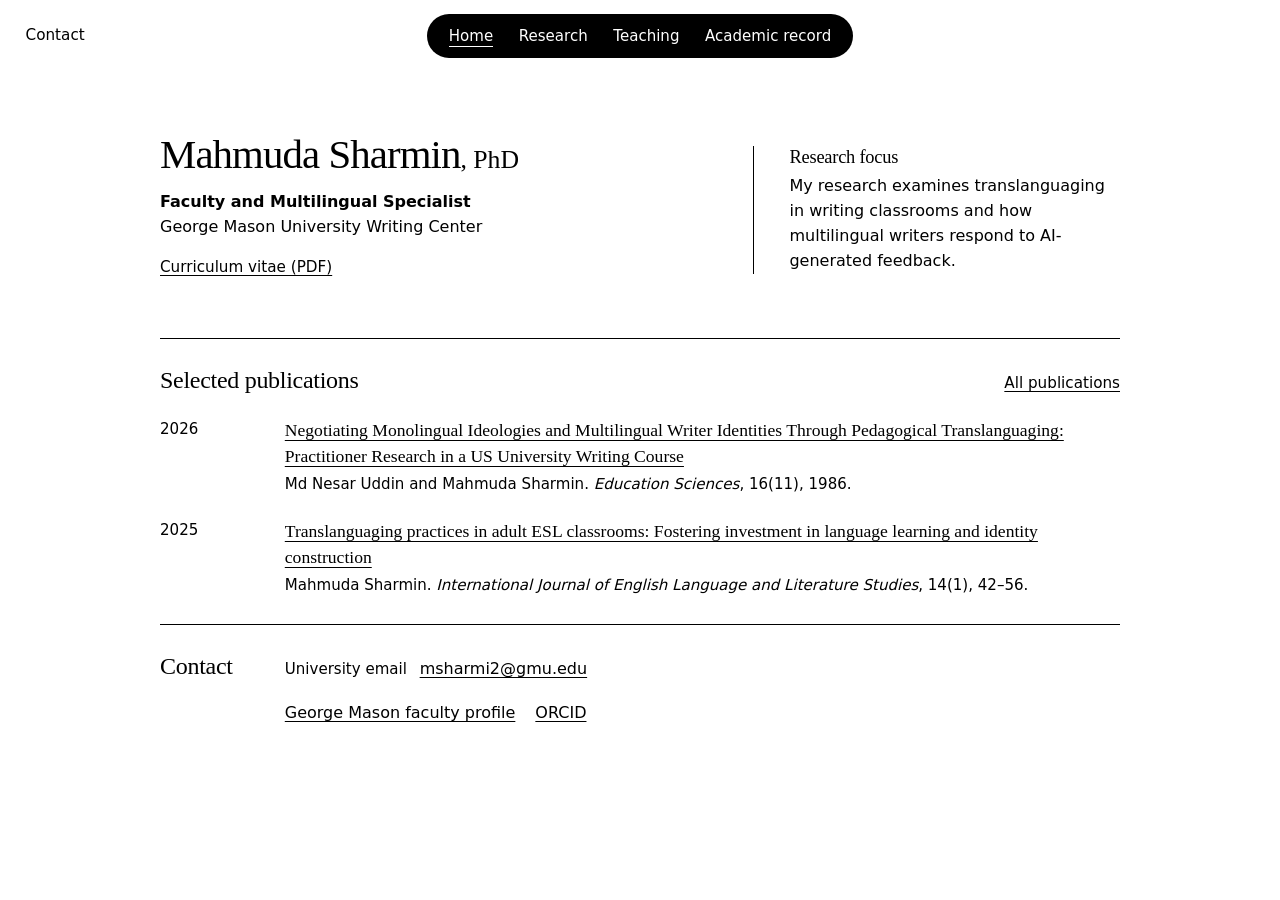
<file: index.html>
<!doctype html>
<html lang="en">
  <head>
    <meta charset="UTF-8">
    <meta name="viewport" content="width=device-width, initial-scale=1, viewport-fit=cover">
    <title>Mahmuda Sharmin | Applied Linguistics</title>
    <meta name="description" content="Academic profile of Mahmuda Sharmin, Faculty and Multilingual Specialist at the George Mason University Writing Center.">
    <link rel="icon" href="data:,">
    <link rel="stylesheet" href="src/css/site.css">
  </head>
  <body id="top">
    <a href="#main" class="skip-link">Skip to content</a>
    <header class="masthead">
      <nav class="site-nav" aria-label="Main navigation">
        <a href="#contact" class="wide-contact">Contact</a>
        <ul class="menu-list">
          <li><a href="index.html" aria-current="page"><span class="nav-label">Home</span></a></li>
          <li><a href="research.html"><span class="nav-label">Research</span></a></li>
          <li><a href="teaching.html"><span class="nav-label">Teaching</span></a></li>
          <li><a href="academics.html"><span class="nav-label">Academic record</span></a></li>
        </ul>
      </nav>
    </header>
    <nav class="compact-nav" aria-label="Main navigation">
      <ul class="compact-links">
        <li><a href="index.html" aria-current="page"><span class="nav-label">Home</span></a></li>
        <li><a href="research.html"><span class="nav-label">Research</span></a></li>
        <li><a href="teaching.html"><span class="nav-label">Teaching</span></a></li>
        <li><a href="academics.html"><span class="nav-label"><span class="long-label">Academic record</span><span class="short-label">Academics</span></span></a></li>
        <li class="nav-contact"><a href="#contact"><span class="nav-label">Contact</span></a></li>
      </ul>
    </nav>
    <main id="main" tabindex="-1" class="shell">
      <header class="profile-heading">
        <div>
          <h1 id="profile-name">Mahmuda Sharmin<span class="degree">, PhD</span></h1>
          <p class="role">Faculty and Multilingual Specialist</p>
          <p>George Mason University Writing Center</p>
          <a href="assets/documents/mahmuda-sharmin-cv.pdf" class="cv-link">Curriculum vitae (PDF)</a>
        </div>
        <section id="current-research" class="research-focus" aria-labelledby="focus-heading">
          <h2 id="focus-heading">Research focus</h2>
          <p>My research examines translanguaging in writing classrooms and how multilingual writers respond to AI-generated feedback.</p>
        </section>
      </header>
      <section class="section-block" aria-labelledby="selected-title">
        <div class="section-heading">
          <h2 id="selected-title">Selected publications</h2>
          <a href="research.html#publications">All publications</a>
        </div>
        <ol class="publication-list">
          <li class="dated-entry">
            <span class="date">2026</span>
            <div>
              <a href="https://doi.org/10.3390/educsci16111986" target="_blank" rel="noopener noreferrer" class="paper-title">Negotiating Monolingual Ideologies and Multilingual Writer Identities Through Pedagogical Translanguaging: Practitioner Research in a US University Writing Course</a>
              <p class="citation">Md Nesar Uddin and Mahmuda Sharmin. <cite>Education Sciences</cite>, 16(11), 1986.</p>
            </div>
          </li>
          <li class="dated-entry">
            <span class="date">2025</span>
            <div>
              <a href="https://doi.org/10.55493/5019.v14i1.5358" target="_blank" rel="noopener noreferrer" class="paper-title">Translanguaging practices in adult ESL classrooms: Fostering investment in language learning and identity construction</a>
              <p class="citation">Mahmuda Sharmin. <cite>International Journal of English Language and Literature Studies</cite>, 14(1), 42–56.</p>
            </div>
          </li>
        </ol>
      </section>
      <section id="contact" class="section-block contact-section" aria-labelledby="contact-heading" tabindex="-1">
        <h2 id="contact-heading">Contact</h2>
        <div class="contact-content">
          <address>
            <span>University email</span>
            <a href="mailto:msharmi2@gmu.edu">msharmi2@gmu.edu</a>
          </address>
          <div class="profile-links">
            <a href="https://english.gmu.edu/people/msharmi2" target="_blank" rel="noopener noreferrer">George Mason faculty profile</a>
            <a href="https://orcid.org/0000-0001-7090-7933" target="_blank" rel="noopener noreferrer">ORCID</a>
          </div>
        </div>
      </section>
    </main>
  </body>
</html>
</file>
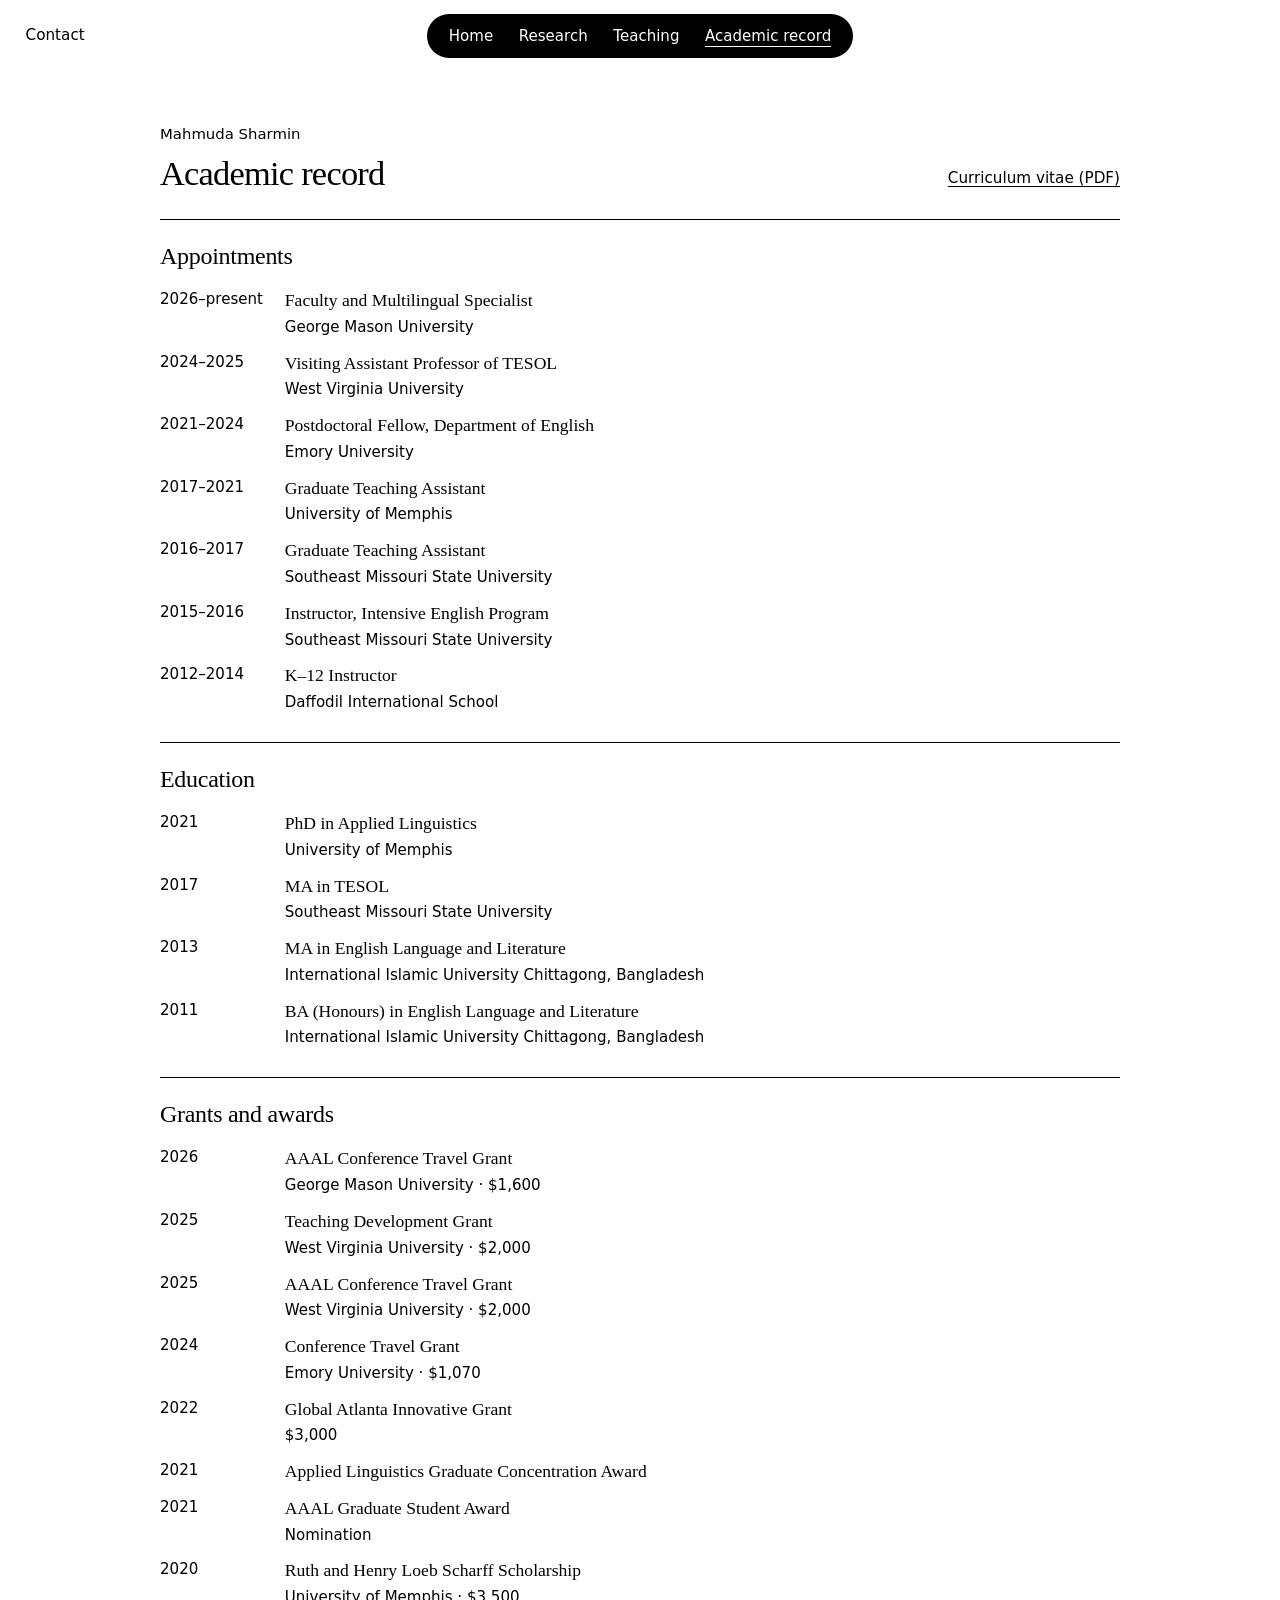
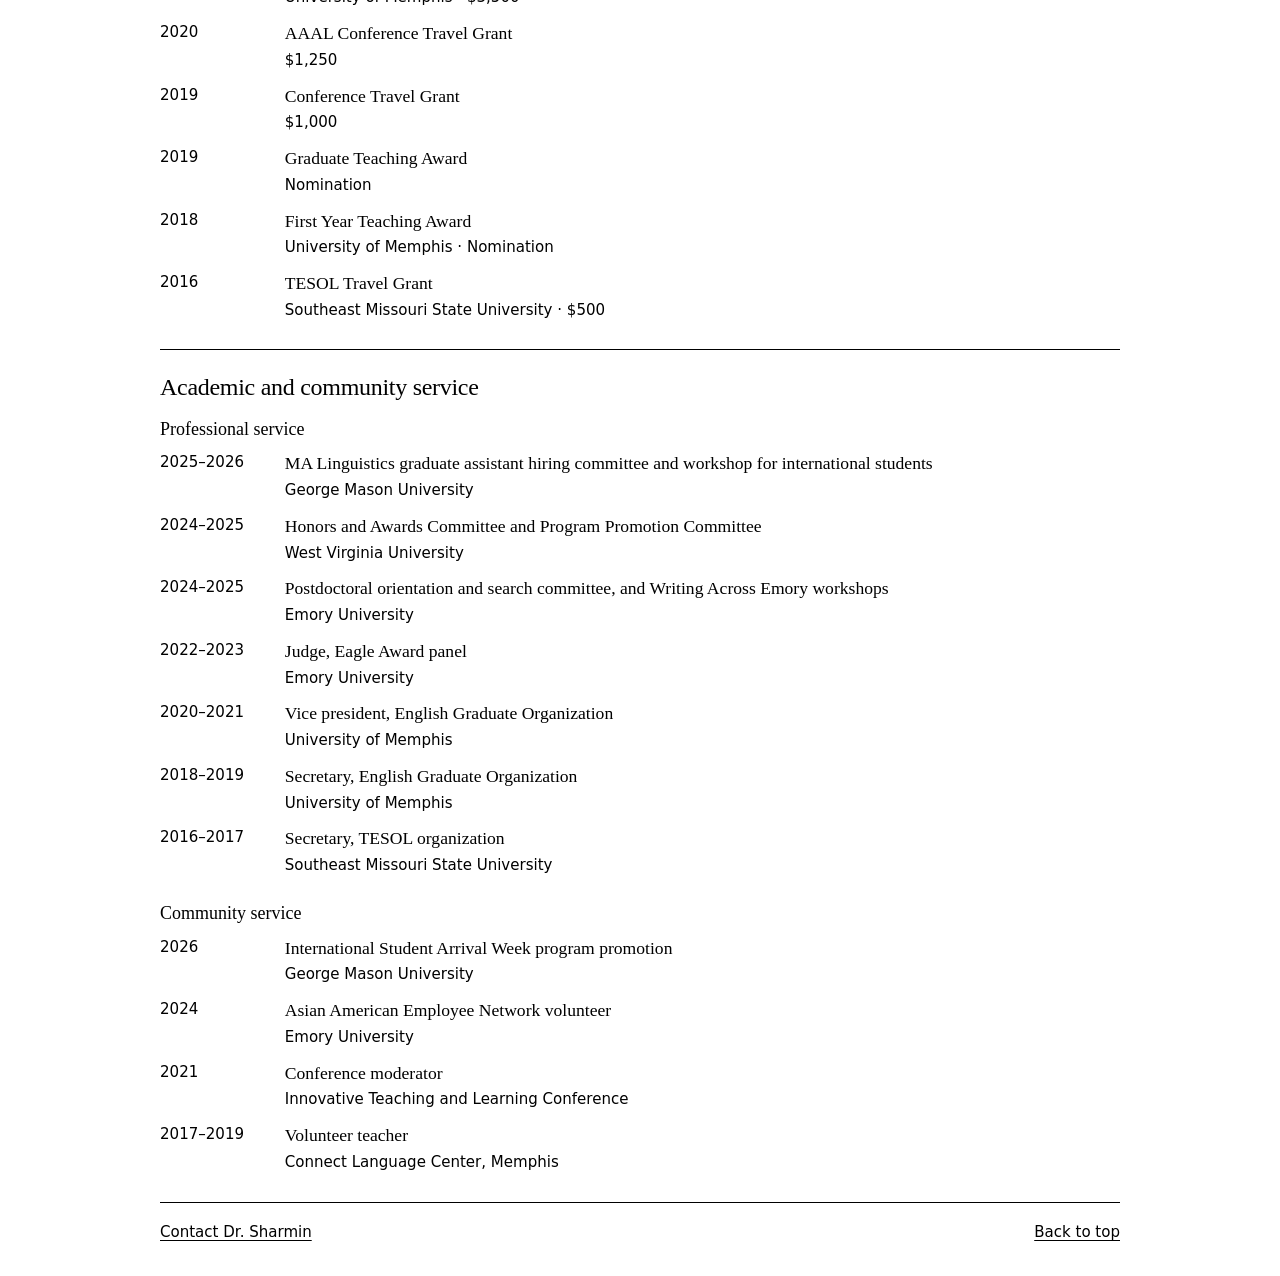
<file: academics.html>
<!doctype html>
<html lang="en">
  <head>
    <meta charset="UTF-8">
    <meta name="viewport" content="width=device-width, initial-scale=1, viewport-fit=cover">
    <title>Academic record | Mahmuda Sharmin</title>
    <meta name="description" content="Academic appointments, education, grants, and service of applied linguist Mahmuda Sharmin.">
    <link rel="icon" href="data:,">
    <link rel="stylesheet" href="src/css/site.css">
  </head>
  <body id="top">
    <a href="#main" class="skip-link">Skip to content</a>
    <header class="masthead">
      <nav class="site-nav" aria-label="Main navigation">
        <a href="index.html#contact" class="wide-contact">Contact</a>
        <ul class="menu-list">
          <li><a href="index.html"><span class="nav-label">Home</span></a></li>
          <li><a href="research.html"><span class="nav-label">Research</span></a></li>
          <li><a href="teaching.html"><span class="nav-label">Teaching</span></a></li>
          <li><a href="academics.html" aria-current="page"><span class="nav-label">Academic record</span></a></li>
        </ul>
      </nav>
    </header>
    <nav class="compact-nav" aria-label="Main navigation">
      <ul class="compact-links">
        <li><a href="index.html"><span class="nav-label">Home</span></a></li>
        <li><a href="research.html"><span class="nav-label">Research</span></a></li>
        <li><a href="teaching.html"><span class="nav-label">Teaching</span></a></li>
        <li><a href="academics.html" aria-current="page"><span class="nav-label"><span class="long-label">Academic record</span><span class="short-label">Academics</span></span></a></li>
        <li class="nav-contact"><a href="index.html#contact"><span class="nav-label">Contact</span></a></li>
      </ul>
    </nav>
    <main id="main" tabindex="-1" class="shell">
      <header class="page-heading">
        <div>
          <p class="author">Mahmuda Sharmin</p>
          <h1>Academic record</h1>
        </div>
        <a href="assets/documents/mahmuda-sharmin-cv.pdf" class="cv-link">Curriculum vitae (PDF)</a>
      </header>
      <section id="appointments" class="section-block" aria-labelledby="appointments-heading">
        <h2 id="appointments-heading">Appointments</h2>
        <ul class="record-list">
          <li class="dated-entry">
            <span class="date">2026–present</span>
            <div>
              <p class="entry-title">Faculty and Multilingual Specialist</p>
              <p class="entry-note">George Mason University</p>
            </div>
          </li>
          <li class="dated-entry">
            <span class="date">2024–2025</span>
            <div>
              <p class="entry-title">Visiting Assistant Professor of TESOL</p>
              <p class="entry-note">West Virginia University</p>
            </div>
          </li>
          <li class="dated-entry">
            <span class="date">2021–2024</span>
            <div>
              <p class="entry-title">Postdoctoral Fellow, Department of English</p>
              <p class="entry-note">Emory University</p>
            </div>
          </li>
          <li class="dated-entry">
            <span class="date">2017–2021</span>
            <div>
              <p class="entry-title">Graduate Teaching Assistant</p>
              <p class="entry-note">University of Memphis</p>
            </div>
          </li>
          <li class="dated-entry">
            <span class="date">2016–2017</span>
            <div>
              <p class="entry-title">Graduate Teaching Assistant</p>
              <p class="entry-note">Southeast Missouri State University</p>
            </div>
          </li>
          <li class="dated-entry">
            <span class="date">2015–2016</span>
            <div>
              <p class="entry-title">Instructor, Intensive English Program</p>
              <p class="entry-note">Southeast Missouri State University</p>
            </div>
          </li>
          <li class="dated-entry">
            <span class="date">2012–2014</span>
            <div>
              <p class="entry-title">K–12 Instructor</p>
              <p class="entry-note">Daffodil International School</p>
            </div>
          </li>
        </ul>
      </section>
      <section id="education" class="section-block" aria-labelledby="education-heading">
        <h2 id="education-heading">Education</h2>
        <ul class="record-list">
          <li class="dated-entry">
            <span class="date">2021</span>
            <div>
              <p class="entry-title">PhD in Applied Linguistics</p>
              <p class="entry-note">University of Memphis</p>
            </div>
          </li>
          <li class="dated-entry">
            <span class="date">2017</span>
            <div>
              <p class="entry-title">MA in TESOL</p>
              <p class="entry-note">Southeast Missouri State University</p>
            </div>
          </li>
          <li class="dated-entry">
            <span class="date">2013</span>
            <div>
              <p class="entry-title">MA in English Language and Literature</p>
              <p class="entry-note">International Islamic University Chittagong, Bangladesh</p>
            </div>
          </li>
          <li class="dated-entry">
            <span class="date">2011</span>
            <div>
              <p class="entry-title">BA (Honours) in English Language and Literature</p>
              <p class="entry-note">International Islamic University Chittagong, Bangladesh</p>
            </div>
          </li>
        </ul>
      </section>
      <section class="section-block" id="awards" aria-labelledby="awards-title">
        <h2 id="awards-title">Grants and awards</h2>
        <ul class="record-list">
          <li class="dated-entry">
            <span class="date">2026</span>
            <div>
              <p class="entry-title">AAAL Conference Travel Grant</p>
              <p class="entry-note">George Mason University · $1,600</p>
            </div>
          </li>
          <li class="dated-entry">
            <span class="date">2025</span>
            <div>
              <p class="entry-title">Teaching Development Grant</p>
              <p class="entry-note">West Virginia University · $2,000</p>
            </div>
          </li>
          <li class="dated-entry">
            <span class="date">2025</span>
            <div>
              <p class="entry-title">AAAL Conference Travel Grant</p>
              <p class="entry-note">West Virginia University · $2,000</p>
            </div>
          </li>
          <li class="dated-entry">
            <span class="date">2024</span>
            <div>
              <p class="entry-title">Conference Travel Grant</p>
              <p class="entry-note">Emory University · $1,070</p>
            </div>
          </li>
          <li class="dated-entry">
            <span class="date">2022</span>
            <div>
              <p class="entry-title">Global Atlanta Innovative Grant</p>
              <p class="entry-note">$3,000</p>
            </div>
          </li>
          <li class="dated-entry">
            <span class="date">2021</span>
            <div>
              <p class="entry-title">Applied Linguistics Graduate Concentration Award</p>
            </div>
          </li>
          <li class="dated-entry">
            <span class="date">2021</span>
            <div>
              <p class="entry-title">AAAL Graduate Student Award</p>
              <p class="entry-note">Nomination</p>
            </div>
          </li>
          <li class="dated-entry">
            <span class="date">2020</span>
            <div>
              <p class="entry-title">Ruth and Henry Loeb Scharff Scholarship</p>
              <p class="entry-note">University of Memphis · $3,500</p>
            </div>
          </li>
          <li class="dated-entry">
            <span class="date">2020</span>
            <div>
              <p class="entry-title">AAAL Conference Travel Grant</p>
              <p class="entry-note">$1,250</p>
            </div>
          </li>
          <li class="dated-entry">
            <span class="date">2019</span>
            <div>
              <p class="entry-title">Conference Travel Grant</p>
              <p class="entry-note">$1,000</p>
            </div>
          </li>
          <li class="dated-entry">
            <span class="date">2019</span>
            <div>
              <p class="entry-title">Graduate Teaching Award</p>
              <p class="entry-note">Nomination</p>
            </div>
          </li>
          <li class="dated-entry">
            <span class="date">2018</span>
            <div>
              <p class="entry-title">First Year Teaching Award</p>
              <p class="entry-note">University of Memphis · Nomination</p>
            </div>
          </li>
          <li class="dated-entry">
            <span class="date">2016</span>
            <div>
              <p class="entry-title">TESOL Travel Grant</p>
              <p class="entry-note">Southeast Missouri State University · $500</p>
            </div>
          </li>
        </ul>
      </section>
      <section class="section-block" id="service" aria-labelledby="service-title">
        <h2 id="service-title">Academic and community service</h2>
        <h3>Professional service</h3>
        <ul class="record-list">
          <li class="dated-entry">
            <span class="date">2025–2026</span>
            <div>
              <p class="entry-title">MA Linguistics graduate assistant hiring committee and workshop for international students</p>
              <p class="entry-note">George Mason University</p>
            </div>
          </li>
          <li class="dated-entry">
            <span class="date">2024–2025</span>
            <div>
              <p class="entry-title">Honors and Awards Committee and Program Promotion Committee</p>
              <p class="entry-note">West Virginia University</p>
            </div>
          </li>
          <li class="dated-entry">
            <span class="date">2024–2025</span>
            <div>
              <p class="entry-title">Postdoctoral orientation and search committee, and Writing Across Emory workshops</p>
              <p class="entry-note">Emory University</p>
            </div>
          </li>
          <li class="dated-entry">
            <span class="date">2022–2023</span>
            <div>
              <p class="entry-title">Judge, Eagle Award panel</p>
              <p class="entry-note">Emory University</p>
            </div>
          </li>
          <li class="dated-entry">
            <span class="date">2020–2021</span>
            <div>
              <p class="entry-title">Vice president, English Graduate Organization</p>
              <p class="entry-note">University of Memphis</p>
            </div>
          </li>
          <li class="dated-entry">
            <span class="date">2018–2019</span>
            <div>
              <p class="entry-title">Secretary, English Graduate Organization</p>
              <p class="entry-note">University of Memphis</p>
            </div>
          </li>
          <li class="dated-entry">
            <span class="date">2016–2017</span>
            <div>
              <p class="entry-title">Secretary, TESOL organization</p>
              <p class="entry-note">Southeast Missouri State University</p>
            </div>
          </li>
        </ul>
        <h3>Community service</h3>
        <ul class="record-list">
          <li class="dated-entry">
            <span class="date">2026</span>
            <div>
              <p class="entry-title">International Student Arrival Week program promotion</p>
              <p class="entry-note">George Mason University</p>
            </div>
          </li>
          <li class="dated-entry">
            <span class="date">2024</span>
            <div>
              <p class="entry-title">Asian American Employee Network volunteer</p>
              <p class="entry-note">Emory University</p>
            </div>
          </li>
          <li class="dated-entry">
            <span class="date">2021</span>
            <div>
              <p class="entry-title">Conference moderator</p>
              <p class="entry-note">Innovative Teaching and Learning Conference</p>
            </div>
          </li>
          <li class="dated-entry">
            <span class="date">2017–2019</span>
            <div>
              <p class="entry-title">Volunteer teacher</p>
              <p class="entry-note">Connect Language Center, Memphis</p>
            </div>
          </li>
        </ul>
      </section>
    </main>
    <footer class="page-footer shell">
      <a href="index.html#contact" id="contact">Contact Dr. Sharmin</a>
      <a href="#top">Back to top</a>
    </footer>
  </body>
</html>
</file>
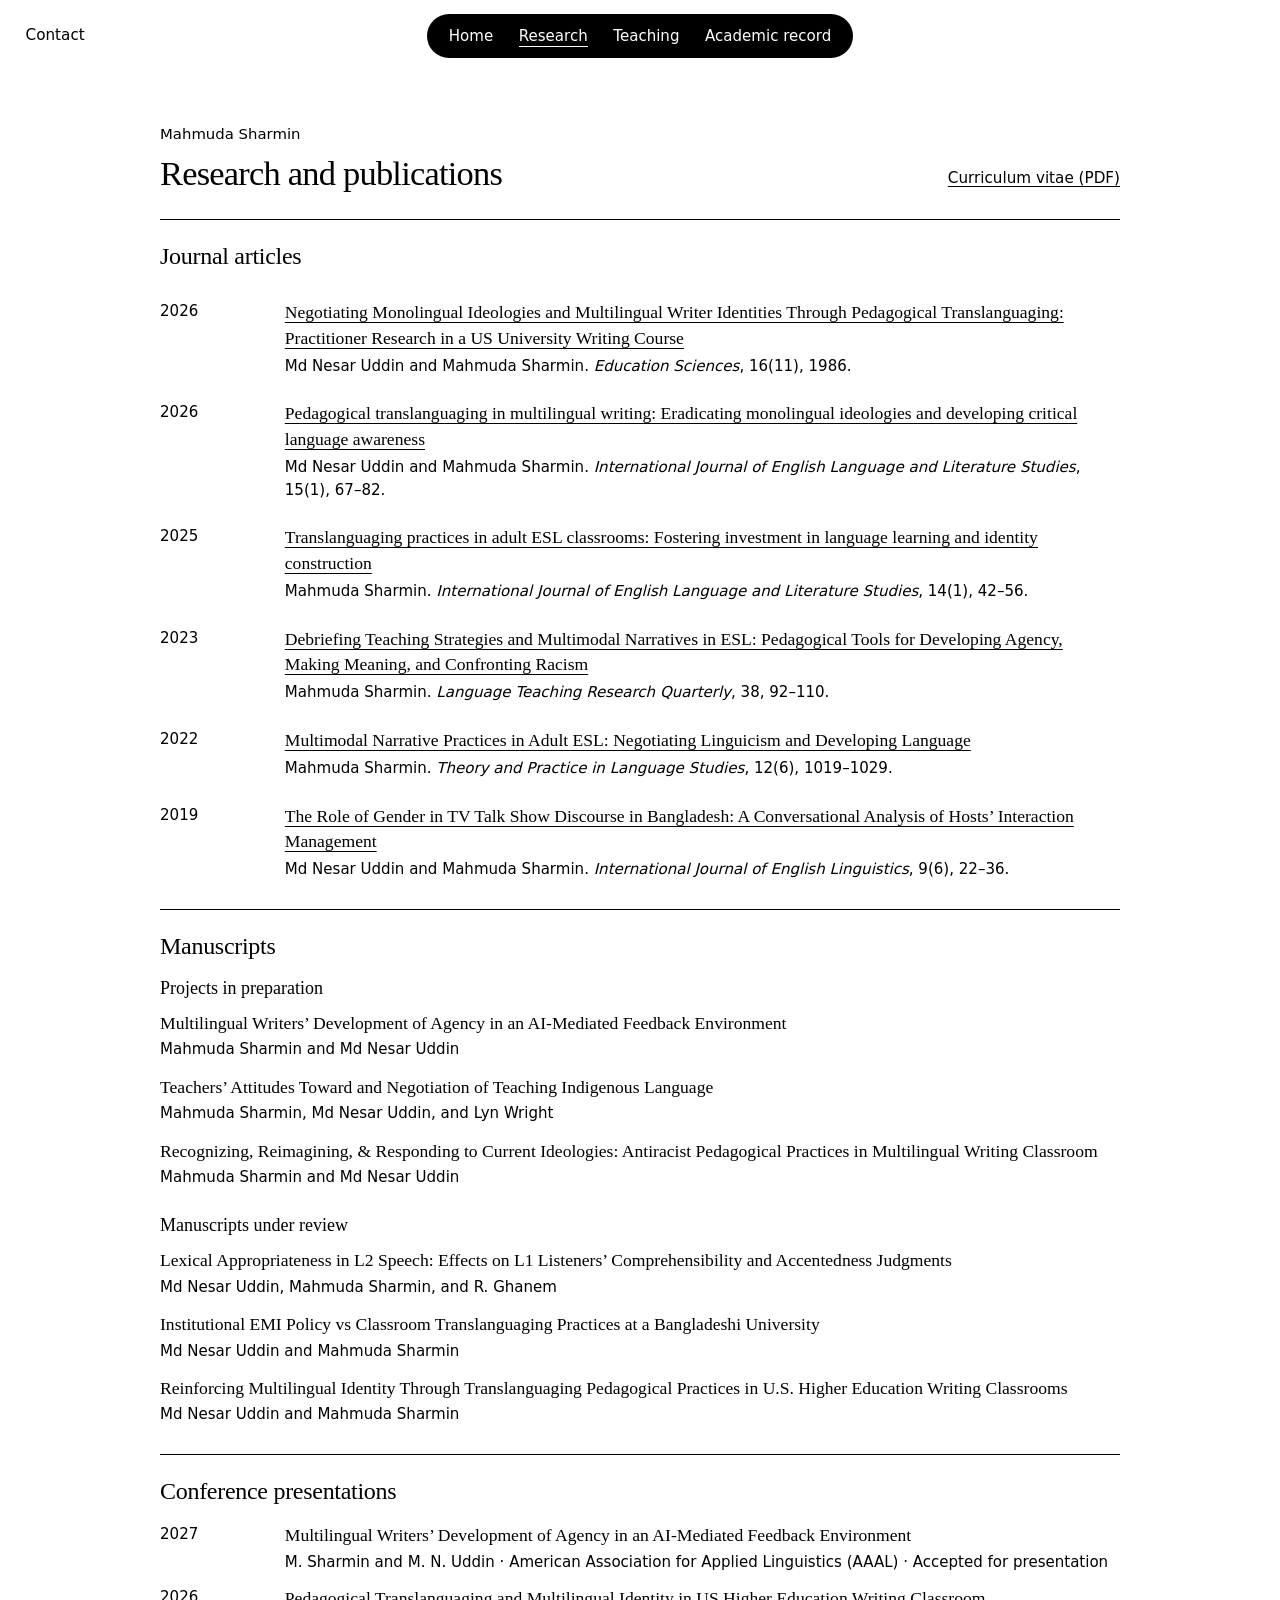
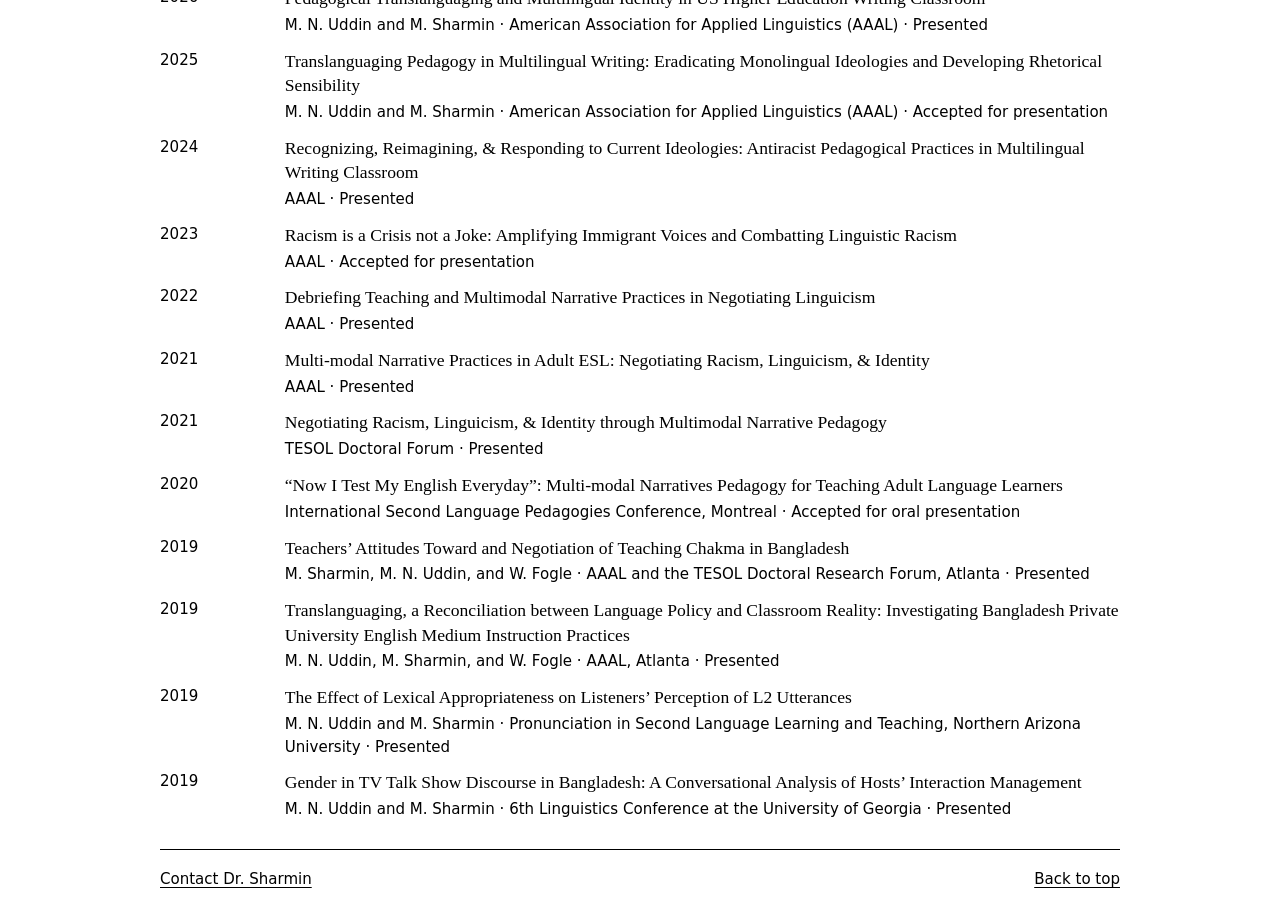
<file: research.html>
<!doctype html>
<html lang="en">
  <head>
    <meta charset="UTF-8">
    <meta name="viewport" content="width=device-width, initial-scale=1, viewport-fit=cover">
    <title>Research | Mahmuda Sharmin</title>
    <meta name="description" content="Journal articles, manuscripts, and conference presentations by Mahmuda Sharmin in applied linguistics and multilingual writing.">
    <link rel="icon" href="data:,">
    <link rel="stylesheet" href="src/css/site.css">
  </head>
  <body id="top">
    <a href="#main" class="skip-link">Skip to content</a>
    <header class="masthead">
      <nav class="site-nav" aria-label="Main navigation">
        <a href="index.html#contact" class="wide-contact">Contact</a>
        <ul class="menu-list">
          <li><a href="index.html"><span class="nav-label">Home</span></a></li>
          <li><a href="research.html" aria-current="page"><span class="nav-label">Research</span></a></li>
          <li><a href="teaching.html"><span class="nav-label">Teaching</span></a></li>
          <li><a href="academics.html"><span class="nav-label">Academic record</span></a></li>
        </ul>
      </nav>
    </header>
    <nav class="compact-nav" aria-label="Main navigation">
      <ul class="compact-links">
        <li><a href="index.html"><span class="nav-label">Home</span></a></li>
        <li><a href="research.html" aria-current="page"><span class="nav-label">Research</span></a></li>
        <li><a href="teaching.html"><span class="nav-label">Teaching</span></a></li>
        <li><a href="academics.html"><span class="nav-label"><span class="long-label">Academic record</span><span class="short-label">Academics</span></span></a></li>
        <li class="nav-contact"><a href="index.html#contact"><span class="nav-label">Contact</span></a></li>
      </ul>
    </nav>
    <main id="main" tabindex="-1" class="shell">
      <header class="page-heading">
        <div>
          <p class="author">Mahmuda Sharmin</p>
          <h1>Research and publications</h1>
        </div>
        <a href="assets/documents/mahmuda-sharmin-cv.pdf" class="cv-link">Curriculum vitae (PDF)</a>
      </header>
      <section id="publications" class="section-block" aria-labelledby="publications-heading">
        <h2 id="publications-heading">Journal articles</h2>
        <ol class="publication-list">
          <li class="dated-entry">
            <span class="date">2026</span>
            <div>
              <a href="https://doi.org/10.3390/educsci16111986" target="_blank" rel="noopener noreferrer" class="paper-title">Negotiating Monolingual Ideologies and Multilingual Writer Identities Through Pedagogical Translanguaging: Practitioner Research in a US University Writing Course</a>
              <p class="citation">Md Nesar Uddin and Mahmuda Sharmin. <cite>Education Sciences</cite>, 16(11), 1986.</p>
            </div>
          </li>
          <li class="dated-entry">
            <span class="date">2026</span>
            <div>
              <a href="https://doi.org/10.55493/5019.v15i1.5820" target="_blank" rel="noopener noreferrer" class="paper-title">Pedagogical translanguaging in multilingual writing: Eradicating monolingual ideologies and developing critical language awareness</a>
              <p class="citation">Md Nesar Uddin and Mahmuda Sharmin. <cite>International Journal of English Language and Literature Studies</cite>, 15(1), 67–82.</p>
            </div>
          </li>
          <li class="dated-entry">
            <span class="date">2025</span>
            <div>
              <a href="https://doi.org/10.55493/5019.v14i1.5358" target="_blank" rel="noopener noreferrer" class="paper-title">Translanguaging practices in adult ESL classrooms: Fostering investment in language learning and identity construction</a>
              <p class="citation">Mahmuda Sharmin. <cite>International Journal of English Language and Literature Studies</cite>, 14(1), 42–56.</p>
            </div>
          </li>
          <li class="dated-entry">
            <span class="date">2023</span>
            <div>
              <a href="https://doi.org/10.32038/ltrq.2023.38.05" target="_blank" rel="noopener noreferrer" class="paper-title">Debriefing Teaching Strategies and Multimodal Narratives in ESL: Pedagogical Tools for Developing Agency, Making Meaning, and Confronting Racism</a>
              <p class="citation">Mahmuda Sharmin. <cite>Language Teaching Research Quarterly</cite>, 38, 92–110.</p>
            </div>
          </li>
          <li class="dated-entry">
            <span class="date">2022</span>
            <div>
              <a href="https://doi.org/10.17507/tpls.1206.01" target="_blank" rel="noopener noreferrer" class="paper-title">Multimodal Narrative Practices in Adult ESL: Negotiating Linguicism and Developing Language</a>
              <p class="citation">Mahmuda Sharmin. <cite>Theory and Practice in Language Studies</cite>, 12(6), 1019–1029.</p>
            </div>
          </li>
          <li class="dated-entry">
            <span class="date">2019</span>
            <div>
              <a href="https://doi.org/10.5539/ijel.v9n6p22" target="_blank" rel="noopener noreferrer" class="paper-title">The Role of Gender in TV Talk Show Discourse in Bangladesh: A Conversational Analysis of Hosts’ Interaction Management</a>
              <p class="citation">Md Nesar Uddin and Mahmuda Sharmin. <cite>International Journal of English Linguistics</cite>, 9(6), 22–36.</p>
            </div>
          </li>
        </ol>
      </section>
      <section id="work-in-progress" class="section-block" aria-labelledby="additional-research">
        <h2 id="additional-research">Manuscripts</h2>
        <section class="record-group" id="in-preparation" aria-labelledby="in-preparation-title">
          <h3 id="in-preparation-title">Projects in preparation</h3>
          <ul class="works-list">
            <li>
              <p class="entry-title">Multilingual Writers’ Development of Agency in an AI-Mediated Feedback Environment</p>
              <p class="entry-note">Mahmuda Sharmin and Md Nesar Uddin</p>
            </li>
            <li>
              <p class="entry-title">Teachers’ Attitudes Toward and Negotiation of Teaching Indigenous Language</p>
              <p class="entry-note">Mahmuda Sharmin, Md Nesar Uddin, and Lyn Wright</p>
            </li>
            <li>
              <p class="entry-title">Recognizing, Reimagining, &amp; Responding to Current Ideologies: Antiracist Pedagogical Practices in Multilingual Writing Classroom</p>
              <p class="entry-note">Mahmuda Sharmin and Md Nesar Uddin</p>
            </li>
          </ul>
        </section>
        <section class="record-group" id="under-review" aria-labelledby="under-review-title">
          <h3 id="under-review-title">Manuscripts under review</h3>
          <ul class="works-list">
            <li>
              <p class="entry-title">Lexical Appropriateness in L2 Speech: Effects on L1 Listeners’ Comprehensibility and Accentedness Judgments</p>
              <p class="entry-note">Md Nesar Uddin, Mahmuda Sharmin, and R. Ghanem</p>
            </li>
            <li>
              <p class="entry-title">Institutional EMI Policy vs Classroom Translanguaging Practices at a Bangladeshi University</p>
              <p class="entry-note">Md Nesar Uddin and Mahmuda Sharmin</p>
            </li>
            <li>
              <p class="entry-title">Reinforcing Multilingual Identity Through Translanguaging Pedagogical Practices in U.S. Higher Education Writing Classrooms</p>
              <p class="entry-note">Md Nesar Uddin and Mahmuda Sharmin</p>
            </li>
          </ul>
        </section>
      </section>
      <section class="section-block" id="presentations" aria-labelledby="presentations-title">
        <h2 id="presentations-title">Conference presentations</h2>
        <ul class="record-list">
          <li class="dated-entry">
            <span class="date">2027</span>
            <div>
              <p class="entry-title">Multilingual Writers’ Development of Agency in an AI-Mediated Feedback Environment</p>
              <p class="entry-note">M. Sharmin and M. N. Uddin · American Association for Applied Linguistics (AAAL) · Accepted for presentation</p>
            </div>
          </li>
          <li class="dated-entry">
            <span class="date">2026</span>
            <div>
              <p class="entry-title">Pedagogical Translanguaging and Multilingual Identity in US Higher Education Writing Classroom</p>
              <p class="entry-note">M. N. Uddin and M. Sharmin · American Association for Applied Linguistics (AAAL) · Presented</p>
            </div>
          </li>
          <li class="dated-entry">
            <span class="date">2025</span>
            <div>
              <p class="entry-title">Translanguaging Pedagogy in Multilingual Writing: Eradicating Monolingual Ideologies and Developing Rhetorical Sensibility</p>
              <p class="entry-note">M. N. Uddin and M. Sharmin · American Association for Applied Linguistics (AAAL) · Accepted for presentation</p>
            </div>
          </li>
          <li class="dated-entry">
            <span class="date">2024</span>
            <div>
              <p class="entry-title">Recognizing, Reimagining, &amp; Responding to Current Ideologies: Antiracist Pedagogical Practices in Multilingual Writing Classroom</p>
              <p class="entry-note">AAAL · Presented</p>
            </div>
          </li>
          <li class="dated-entry">
            <span class="date">2023</span>
            <div>
              <p class="entry-title">Racism is a Crisis not a Joke: Amplifying Immigrant Voices and Combatting Linguistic Racism</p>
              <p class="entry-note">AAAL · Accepted for presentation</p>
            </div>
          </li>
          <li class="dated-entry">
            <span class="date">2022</span>
            <div>
              <p class="entry-title">Debriefing Teaching and Multimodal Narrative Practices in Negotiating Linguicism</p>
              <p class="entry-note">AAAL · Presented</p>
            </div>
          </li>
          <li class="dated-entry">
            <span class="date">2021</span>
            <div>
              <p class="entry-title">Multi-modal Narrative Practices in Adult ESL: Negotiating Racism, Linguicism, &amp; Identity</p>
              <p class="entry-note">AAAL · Presented</p>
            </div>
          </li>
          <li class="dated-entry">
            <span class="date">2021</span>
            <div>
              <p class="entry-title">Negotiating Racism, Linguicism, &amp; Identity through Multimodal Narrative Pedagogy</p>
              <p class="entry-note">TESOL Doctoral Forum · Presented</p>
            </div>
          </li>
          <li class="dated-entry">
            <span class="date">2020</span>
            <div>
              <p class="entry-title">“Now I Test My English Everyday”: Multi-modal Narratives Pedagogy for Teaching Adult Language Learners</p>
              <p class="entry-note">International Second Language Pedagogies Conference, Montreal · Accepted for oral presentation</p>
            </div>
          </li>
          <li class="dated-entry">
            <span class="date">2019</span>
            <div>
              <p class="entry-title">Teachers’ Attitudes Toward and Negotiation of Teaching Chakma in Bangladesh</p>
              <p class="entry-note">M. Sharmin, M. N. Uddin, and W. Fogle · AAAL and the TESOL Doctoral Research Forum, Atlanta · Presented</p>
            </div>
          </li>
          <li class="dated-entry">
            <span class="date">2019</span>
            <div>
              <p class="entry-title">Translanguaging, a Reconciliation between Language Policy and Classroom Reality: Investigating Bangladesh Private University English Medium Instruction Practices</p>
              <p class="entry-note">M. N. Uddin, M. Sharmin, and W. Fogle · AAAL, Atlanta · Presented</p>
            </div>
          </li>
          <li class="dated-entry">
            <span class="date">2019</span>
            <div>
              <p class="entry-title">The Effect of Lexical Appropriateness on Listeners’ Perception of L2 Utterances</p>
              <p class="entry-note">M. N. Uddin and M. Sharmin · Pronunciation in Second Language Learning and Teaching, Northern Arizona University · Presented</p>
            </div>
          </li>
          <li class="dated-entry">
            <span class="date">2019</span>
            <div>
              <p class="entry-title">Gender in TV Talk Show Discourse in Bangladesh: A Conversational Analysis of Hosts’ Interaction Management</p>
              <p class="entry-note">M. N. Uddin and M. Sharmin · 6th Linguistics Conference at the University of Georgia · Presented</p>
            </div>
          </li>
        </ul>
      </section>
    </main>
    <footer class="page-footer shell">
      <a href="index.html#contact" id="contact">Contact Dr. Sharmin</a>
      <a href="#top">Back to top</a>
    </footer>
  </body>
</html>
</file>
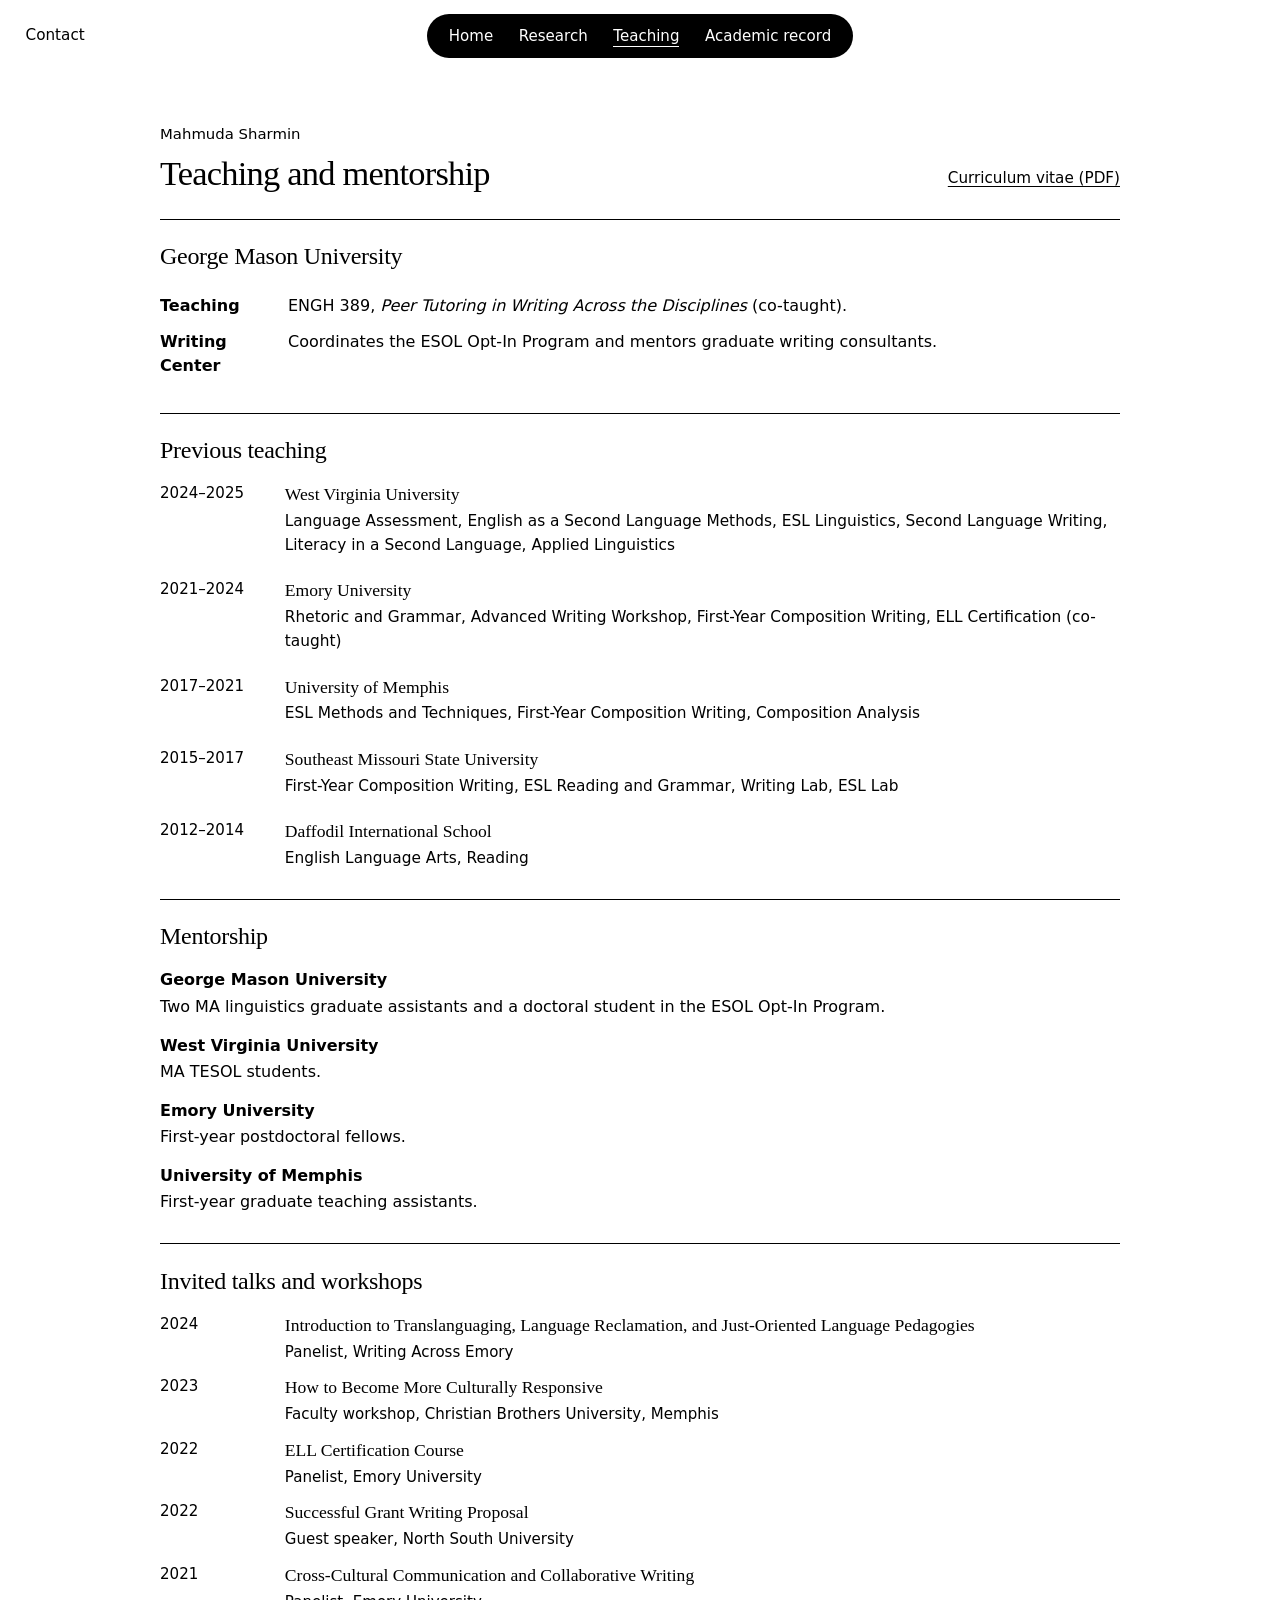
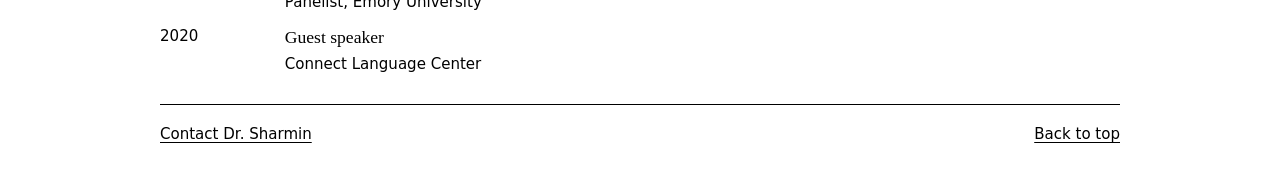
<file: teaching.html>
<!doctype html>
<html lang="en">
  <head>
    <meta charset="UTF-8">
    <meta name="viewport" content="width=device-width, initial-scale=1, viewport-fit=cover">
    <title>Teaching | Mahmuda Sharmin</title>
    <meta name="description" content="Courses, writing center programs, and mentorship in multilingual writing, language assessment, and TESOL.">
    <link rel="icon" href="data:,">
    <link rel="stylesheet" href="src/css/site.css">
  </head>
  <body id="top">
    <a href="#main" class="skip-link">Skip to content</a>
    <header class="masthead">
      <nav class="site-nav" aria-label="Main navigation">
        <a href="index.html#contact" class="wide-contact">Contact</a>
        <ul class="menu-list">
          <li><a href="index.html"><span class="nav-label">Home</span></a></li>
          <li><a href="research.html"><span class="nav-label">Research</span></a></li>
          <li><a href="teaching.html" aria-current="page"><span class="nav-label">Teaching</span></a></li>
          <li><a href="academics.html"><span class="nav-label">Academic record</span></a></li>
        </ul>
      </nav>
    </header>
    <nav class="compact-nav" aria-label="Main navigation">
      <ul class="compact-links">
        <li><a href="index.html"><span class="nav-label">Home</span></a></li>
        <li><a href="research.html"><span class="nav-label">Research</span></a></li>
        <li><a href="teaching.html" aria-current="page"><span class="nav-label">Teaching</span></a></li>
        <li><a href="academics.html"><span class="nav-label"><span class="long-label">Academic record</span><span class="short-label">Academics</span></span></a></li>
        <li class="nav-contact"><a href="index.html#contact"><span class="nav-label">Contact</span></a></li>
      </ul>
    </nav>
    <main id="main" tabindex="-1" class="shell">
      <header class="page-heading">
        <div>
          <p class="author">Mahmuda Sharmin</p>
          <h1>Teaching and mentorship</h1>
        </div>
        <a href="assets/documents/mahmuda-sharmin-cv.pdf" class="cv-link">Curriculum vitae (PDF)</a>
      </header>
      <section id="writing-center" class="section-block" aria-labelledby="gmu-heading">
        <h2 id="gmu-heading">George Mason University</h2>
        <dl class="teaching-facts">
          <div>
            <dt>Teaching</dt>
            <dd>ENGH 389, <cite>Peer Tutoring in Writing Across the Disciplines</cite> (co-taught).</dd>
          </div>
          <div>
            <dt>Writing Center</dt>
            <dd>Coordinates the ESOL Opt-In Program and mentors graduate writing consultants.</dd>
          </div>
        </dl>
      </section>
      <section id="courses" class="section-block" aria-labelledby="courses-heading">
        <h2 id="courses-heading">Previous teaching</h2>
        <ul class="record-list course-history">
          <li class="dated-entry">
            <span class="date">2024–2025</span>
            <div>
              <h3 class="entry-title">West Virginia University</h3>
              <ul class="course-list">
                <li>Language Assessment</li>
                <li>English as a Second Language Methods</li>
                <li>ESL Linguistics</li>
                <li>Second Language Writing</li>
                <li>Literacy in a Second Language</li>
                <li>Applied Linguistics</li>
              </ul>
            </div>
          </li>
          <li class="dated-entry">
            <span class="date">2021–2024</span>
            <div>
              <h3 class="entry-title">Emory University</h3>
              <ul class="course-list">
                <li>Rhetoric and Grammar</li>
                <li>Advanced Writing Workshop</li>
                <li>First-Year Composition Writing</li>
                <li>ELL Certification (co-taught)</li>
              </ul>
            </div>
          </li>
          <li class="dated-entry">
            <span class="date">2017–2021</span>
            <div>
              <h3 class="entry-title">University of Memphis</h3>
              <ul class="course-list">
                <li>ESL Methods and Techniques</li>
                <li>First-Year Composition Writing</li>
                <li>Composition Analysis</li>
              </ul>
            </div>
          </li>
          <li class="dated-entry">
            <span class="date">2015–2017</span>
            <div>
              <h3 class="entry-title">Southeast Missouri State University</h3>
              <ul class="course-list">
                <li>First-Year Composition Writing</li>
                <li>ESL Reading and Grammar</li>
                <li>Writing Lab</li>
                <li>ESL Lab</li>
              </ul>
            </div>
          </li>
          <li class="dated-entry">
            <span class="date">2012–2014</span>
            <div>
              <h3 class="entry-title">Daffodil International School</h3>
              <ul class="course-list">
                <li>English Language Arts</li>
                <li>Reading</li>
              </ul>
            </div>
          </li>
        </ul>
      </section>
      <section class="section-block" id="mentorship" aria-labelledby="mentorship-title">
        <h2 id="mentorship-title">Mentorship</h2>
        <dl class="mentor-list">
          <div>
            <dt>George Mason University</dt>
            <dd>Two MA linguistics graduate assistants and a doctoral student in the ESOL Opt-In Program.</dd>
          </div>
          <div>
            <dt>West Virginia University</dt>
            <dd>MA TESOL students.</dd>
          </div>
          <div>
            <dt>Emory University</dt>
            <dd>First-year postdoctoral fellows.</dd>
          </div>
          <div>
            <dt>University of Memphis</dt>
            <dd>First-year graduate teaching assistants.</dd>
          </div>
        </dl>
      </section>
      <section class="section-block" id="invited-talks" aria-labelledby="invited-talks-title">
        <h2 id="invited-talks-title">Invited talks and workshops</h2>
        <ul class="record-list">
          <li class="dated-entry">
            <span class="date">2024</span>
            <div>
              <p class="entry-title">Introduction to Translanguaging, Language Reclamation, and Just-Oriented Language Pedagogies</p>
              <p class="entry-note">Panelist, Writing Across Emory</p>
            </div>
          </li>
          <li class="dated-entry">
            <span class="date">2023</span>
            <div>
              <p class="entry-title">How to Become More Culturally Responsive</p>
              <p class="entry-note">Faculty workshop, Christian Brothers University, Memphis</p>
            </div>
          </li>
          <li class="dated-entry">
            <span class="date">2022</span>
            <div>
              <p class="entry-title">ELL Certification Course</p>
              <p class="entry-note">Panelist, Emory University</p>
            </div>
          </li>
          <li class="dated-entry">
            <span class="date">2022</span>
            <div>
              <p class="entry-title">Successful Grant Writing Proposal</p>
              <p class="entry-note">Guest speaker, North South University</p>
            </div>
          </li>
          <li class="dated-entry">
            <span class="date">2021</span>
            <div>
              <p class="entry-title">Cross-Cultural Communication and Collaborative Writing</p>
              <p class="entry-note">Panelist, Emory University</p>
            </div>
          </li>
          <li class="dated-entry">
            <span class="date">2020</span>
            <div>
              <p class="entry-title">Guest speaker</p>
              <p class="entry-note">Connect Language Center</p>
            </div>
          </li>
        </ul>
      </section>
    </main>
    <footer class="page-footer shell">
      <a href="index.html#contact" id="contact">Contact Dr. Sharmin</a>
      <a href="#top">Back to top</a>
    </footer>
  </body>
</html>
</file>
<file: src/css/site.css>
:root {
  --ink: #000;
  --paper: #fff;
  --serif: Georgia, "Times New Roman", Times, serif;
  --sans: system-ui, -apple-system, BlinkMacSystemFont, "Segoe UI", sans-serif;
  --gutter: clamp(1rem, 5vw, 4rem);
  --safe-side: max(env(safe-area-inset-left, 0px), env(safe-area-inset-right, 0px));
  --edge: max(var(--gutter), calc(var(--safe-side) + .5rem));
  --safe-top: env(safe-area-inset-top, 0px);
  --safe-bottom: env(safe-area-inset-bottom, 0px);
  --tap: max(44px, 2.75rem);
  --nav-height: 4.5rem;
  color-scheme: light;
}
*, *::before, *::after { box-sizing: border-box; }
html { scroll-padding-block-start: calc(var(--nav-height) + var(--safe-top) + .75rem); }
body {
  margin: 0;
  padding-block-end: var(--safe-bottom);
  container: viewport / inline-size;
  background: var(--paper);
  color: var(--ink);
  font: 1rem/1.55 var(--sans);
}
h1, h2, h3, p, dl, dd, ol, ul, address { margin: 0; }
h1, h2, h3 {
  font-family: var(--serif);
  font-weight: 400;
  line-height: 1.22;
}
h1 { font-size: clamp(1.8rem, 2.8vw, 2.15rem); letter-spacing: -.022em; }
h2 { font-size: clamp(1.3rem, 2vw, 1.5rem); letter-spacing: -.012em; }
h3 { font-size: 1.125rem; }
a, a:visited { color: inherit; text-decoration: underline; text-underline-offset: .2em; text-decoration-thickness: 1px; }
a:hover { text-decoration-thickness: 2px; }

.shell { width: min(60rem, calc(100% - var(--edge) - var(--edge))); margin-inline: auto; overflow-wrap: anywhere; }
main.shell { container: academic / inline-size; }
#main:focus { outline: none; }
a:focus-visible { outline: 2px solid currentColor; outline-offset: 3px; }
.skip-link {
  position: fixed;
  z-index: 10;
  inset-block-start: calc(var(--safe-top) + .5rem);
  inset-inline-start: max(.5rem, env(safe-area-inset-left, 0px));
  display: inline-flex;
  align-items: center;
  min-height: 2.75rem;
  padding-inline: .9rem;
  color: var(--ink);
  background: var(--paper);
  transform: translateY(-160%);
}
.skip-link:focus { transform: none; }

/* Wide screens retain the centered black pill and the separate Contact link. */
.masthead { position: sticky; z-index: 5; top: 0; padding-block-start: var(--safe-top); background: var(--paper); }
.site-nav {
  display: grid;
  grid-template-columns: minmax(max-content, 1fr) minmax(0, auto) minmax(0, 1fr);
  align-items: center;
  gap: .5rem;
  min-height: var(--nav-height);
  max-inline-size: 90rem;
  margin-inline: auto;
  padding: .5rem max(clamp(1.25rem, 2vw, 2rem), var(--safe-side));
}
.wide-contact {
  grid-column: 1;
  justify-self: start;
  display: inline-flex;
  align-items: center;
  min-width: 2.75rem;
  min-height: 2.75rem;
  font-size: .95rem;
  text-decoration: none;
}
.wide-contact:hover, .wide-contact:focus-visible { text-decoration: underline; }
.menu-list {
  grid-column: 2;
  display: flex;
  flex-wrap: wrap;
  align-items: center;
  justify-content: center;
  max-width: 100%;
  list-style: none;
  padding: 0 .55rem;
  border-radius: 1.6rem;
  background: var(--ink);
  color: var(--paper);
}
.menu-list a {
  display: flex;
  align-items: center;
  justify-content: center;
  min-width: 2.75rem;
  min-height: 2.75rem;
  padding-inline: .8rem;
  border-radius: 1.3rem;
  font-size: .94rem;
  line-height: 1.25;
  text-decoration: none;
}
.menu-list a:focus-visible { outline-offset: -4px; }
.nav-label { position: relative; }
.nav-label::after {
  content: "";
  position: absolute;
  inset-inline: 0;
  bottom: -.13em;
  height: 1px;
  background: currentColor;
  transform: scaleX(0);
  transform-origin: left;
}
.menu-list a[aria-current="page"] .nav-label::after,
.menu-list a:focus-visible .nav-label::after { transform: scaleX(1); }
@media (hover: hover) {
  .menu-list a:hover .nav-label::after { transform: scaleX(1); }
}
.compact-nav, .short-label { display: none; }

/* One visible landmark per layout. All five destinations are ordinary links. */
@media (max-width: 64em), (max-height: 32em) and (min-aspect-ratio: 3/2), (hover: none) and (pointer: coarse) and (max-width: 85.5em) {
  :root { --nav-height: calc(var(--tap) + .65rem + 1px); }
  .masthead { display: none; }
  .compact-nav {
    display: block;
    position: sticky;
    z-index: 5;
    inset-block-start: 0;
    padding-block-start: var(--safe-top);
    border-block-end: 1px solid var(--ink);
    background: var(--paper);
  }
  .compact-links {
    display: flex;
    flex-wrap: wrap;
    align-items: center;
    gap: 0 clamp(.25rem, 1.5vw, 1.25rem);
    list-style: none;
    width: min(60rem, calc(100% - var(--edge) - var(--edge)));
    margin-inline: auto;
    padding: .325rem 0;
  }
  .compact-links li { min-inline-size: 0; max-inline-size: 100%; }
  .compact-links .nav-contact { margin-inline-start: auto; }
  .compact-links a {
    display: flex;
    justify-content: center;
    align-items: center;
    min-inline-size: var(--tap);
    min-block-size: var(--tap);
    padding: .25rem .45rem;
    border-radius: .25rem;
    font-size: .95rem;
    line-height: 1.3;
    text-align: center;
    text-decoration: none;
    overflow-wrap: anywhere;
  }
  .compact-links a[aria-current="page"] .nav-label::after,
  .compact-links a:focus-visible .nav-label::after { transform: scaleX(1); }
  .compact-links a:focus-visible { outline-offset: -3px; }
}
@media (hover: hover) {
  .compact-links a:hover .nav-label::after { transform: scaleX(1); }
}

/* Short windows leave their whole height available for reading after scrolling. */
@media (max-height: 32em), (max-width: 19.99em) {
  html { scroll-padding-block-start: .75rem; }
  .masthead, .compact-nav { position: static; }
}
@media (max-width: 39.99em) {
  .compact-links { justify-content: center; width: calc(100% - 1rem - var(--safe-side) - var(--safe-side)); gap: 0; }
  .compact-links li { flex: 1 1 auto; }
  .compact-links .nav-contact { margin-inline-start: 0; }
  .compact-links a { font-size: .875rem; padding-inline: .2rem; }
  .long-label { display: none; }
  .short-label { display: inline; }
}

/* The portrait phone bar keeps its natural height in the page, including the home-indicator inset. */
@media (min-width: 20em) and (max-width: 39.99em) and (min-height: 32em) and (orientation: portrait) {
  html {
    scroll-padding-block-start: calc(var(--safe-top) + .75rem);
    scroll-padding-block-end: calc(var(--tap) + 1.5rem + var(--safe-bottom));
  }
  body {
    display: flex;
    flex-direction: column;
    min-block-size: 100vh;
    min-block-size: 100dvh;
    padding-block-end: 0;
    --reflow-bottom: var(--safe-bottom);
  }
  main { padding-block-start: var(--safe-top); }
  .compact-nav {
    position: sticky;
    inset-block-start: auto;
    inset-block-end: 0;
    order: 1;
    flex: none;
    margin-block-start: auto;
    border-block-start: 1px solid var(--ink);
    border-block-end: 0;
    padding-block: .3rem calc(.3rem + var(--safe-bottom));
  }
  .compact-links { max-inline-size: 32rem; padding: 0; }
  .compact-links a { border-radius: 2rem; }
  .compact-links a[aria-current="page"] { background: var(--ink); color: var(--paper); }
  .compact-links a[aria-current="page"] .nav-label::after { display: none; }
}

/* When larger type needs multiple rows, the links precede the content and scroll with it. */
@container viewport (max-width: 18.5rem) {
  .compact-nav {
    position: static;
    order: 0;
    margin-block-start: 0;
    padding-block: calc(.25rem + var(--safe-top)) .25rem;
    border-block-start: 0;
    border-block-end: 1px solid var(--ink);
  }
  .compact-links { width: calc(100% - 1rem - var(--safe-side) - var(--safe-side)); }
  main { padding-block-start: 0; }
  .page-footer, .contact-section { margin-block-end: var(--reflow-bottom, 0px); }
}

/* The academic record uses the same type scale and white surface throughout. */
.profile-heading {
  display: grid;
  grid-template-columns: minmax(0, 1.18fr) minmax(0, .82fr);
  gap: clamp(2rem, 5vw, 4.6rem);
  align-items: center;
  padding-block: clamp(2.4rem, 4.5vw, 4.1rem) clamp(2rem, 3.8vw, 3.4rem);
}
.profile-heading h1 { font-size: clamp(2rem, 3.4vw, 2.55rem); }
.degree { white-space: nowrap; font-size: .63em; letter-spacing: 0; }
.role { margin-top: .65rem; font-weight: 550; }
.cv-link, .section-heading > a { display: inline-flex; align-items: center; min-height: 2.75rem; font-size: .95rem; }
.profile-heading .cv-link { margin-top: .4rem; }
.research-focus { border-left: 1px solid #000; padding-inline-start: clamp(1.35rem, 2.8vw, 2.65rem); }
.research-focus h2 { font-size: 1.15rem; margin-bottom: .4rem; }
.research-focus p { max-width: 38ch; }
.page-heading {
  display: flex;
  flex-wrap: wrap;
  align-items: end;
  justify-content: space-between;
  gap: .75rem 2rem;
  padding-block: clamp(2.1rem, 4vw, 3.5rem) 1.5rem;
}
.author { margin-bottom: .4rem; font-size: .93rem; }
.page-heading .cv-link { margin-bottom: -.4rem; }
.section-block { border-top: 1px solid #000; padding-block: 1.4rem 1.75rem; }
.section-block > h2 { margin-bottom: 1.05rem; }
.section-heading { display: flex; flex-wrap: wrap; align-items: baseline; justify-content: space-between; gap: .5rem 1rem; }
.section-heading > a { max-inline-size: 100%; }
.publication-list, .record-list, .works-list { list-style: none; padding: 0; }
.dated-entry { display: grid; grid-template-columns: 6.6rem minmax(0, 1fr); gap: 1.2rem; }
.dated-entry > *, .profile-heading > *, .page-heading > * { min-inline-size: 0; }
.publication-list .dated-entry { padding-block: .75rem; }
.publication-list .dated-entry:last-child, .record-list .dated-entry:last-child { padding-bottom: 0; }
.date { font-size: .94rem; line-height: 1.55; font-variant-numeric: tabular-nums; }
.paper-title, .entry-title { font: 400 1.1rem/1.4 var(--serif); }
.citation, .entry-note { margin-top: .2rem; font-size: .94rem; line-height: 1.5; }
.record-list .dated-entry { padding-block: .38rem; }
.record-list .dated-entry:first-child { padding-top: 0; }
.works-list li + li, .mentor-list > div + div { margin-top: .85rem; }

.record-group + .record-group { margin-top: 1.65rem; }
.record-group > h3, .section-block > h3 { margin-bottom: .65rem; }
.record-list + h3 { margin-top: 1.65rem; }
.course-history .dated-entry { padding-block: .65rem; }
.course-list { list-style: none; padding: 0; margin: .2rem 0 0; font-size: .96rem; }
.course-list li { display: inline; }
.course-list li:not(:last-child)::after { content: ","; }
.teaching-facts > div { display: grid; grid-template-columns: 7rem minmax(0, 1fr); gap: 1rem; padding-block: .35rem; }
.teaching-facts dt, .mentor-list dt { font-weight: 550; }
.mentor-list dd { margin-top: .12rem; }
.contact-section { display: grid; grid-template-columns: 6.6rem minmax(0, 1fr); align-items: baseline; gap: .25rem 1.2rem; }
.contact-content address { display: flex; flex-wrap: wrap; align-items: baseline; column-gap: .8rem; font-style: normal; }
.contact-content address span { font-size: .94rem; }
.contact-content a, .page-footer a { display: inline-flex; align-items: center; min-height: 2.75rem; max-width: 100%; overflow-wrap: anywhere; }
.profile-links { display: flex; align-items: center; flex-wrap: wrap; column-gap: 1.25rem; }
.page-footer { display: flex; align-items: center; justify-content: space-between; flex-wrap: wrap; gap: .25rem 1.25rem; border-top: 1px solid var(--ink); padding-block: .5rem 1.35rem; font-size: .94rem; }

@container academic (max-width: 43rem) {
  .profile-heading { grid-template-columns: minmax(0, 1fr); gap: 1.25rem; padding-block: 1.7rem 1.65rem; }
  .research-focus { border: 0; padding: 0; }
  .research-focus p { max-width: 56ch; }
  .page-heading { align-items: start; padding-block: 1.7rem 1.1rem; gap: .2rem 1rem; }
  .section-block { padding-block: 1.1rem 1.35rem; }
  .dated-entry { grid-template-columns: 5.6rem minmax(0, 1fr); gap: .65rem; }
  .publication-list .dated-entry { grid-template-columns: 3.2rem minmax(0, 1fr); }
  .contact-section { display: block; }
  .contact-section > h2 { margin-bottom: .3rem; }
}
@container academic (max-width: 31rem) {
  .profile-heading h1 { font-size: clamp(1.8rem, 8cqi, 2rem); }
  .page-heading { display: block; }
  .page-heading .cv-link { margin-top: .2rem; }
  .section-heading { align-items: start; gap: 0 1rem; }
  .section-heading h2 { align-self: center; }
  .publication-list .dated-entry, .record-list .dated-entry, .teaching-facts > div { grid-template-columns: minmax(0, 1fr); gap: .12rem; }
  .publication-list .dated-entry + .dated-entry { margin-top: .35rem; }
  .course-list { list-style: disc; padding-inline-start: 1.15rem; margin-block-start: .3rem; }
  .course-list li { display: list-item; }
  .course-list li:not(:last-child)::after { content: none; }
  .paper-title { font-size: 1.06rem; }
}
@media (any-pointer: coarse), (max-width: 64em) {
  a.paper-title { display: inline-flex; align-items: center; min-height: var(--tap); }
  .contact-content a, .page-footer a { min-width: var(--tap); }
}
@keyframes heading-settle {
  from { transform: translateY(.25rem); }
  to { transform: translateY(0); }
}
@media screen and (prefers-reduced-motion: no-preference) {
  html { scroll-behavior: smooth; }
  .nav-label::after { transition: transform .55s cubic-bezier(.2,.7,.25,1); }
  .profile-heading, .page-heading { animation: heading-settle .72s ease-out; }
}
@media (forced-colors: active) {
  .menu-list { border: 1px solid; }
  .nav-label::after { display: none; }
  nav a[aria-current="page"], nav a:focus-visible { text-decoration: underline; }
  .compact-links a[aria-current="page"] { outline: 1px solid currentColor; outline-offset: -3px; }
}
@media print {
  .masthead, .compact-nav, .skip-link, .page-footer, .cv-link, .section-heading > a { display: none; }
  body { display: block; min-block-size: 0; padding: 0; }
  .shell { width: 100%; }
  .profile-heading, .page-heading { padding: .7rem 0; }
  .dated-entry { break-inside: avoid; }
}
</file>
